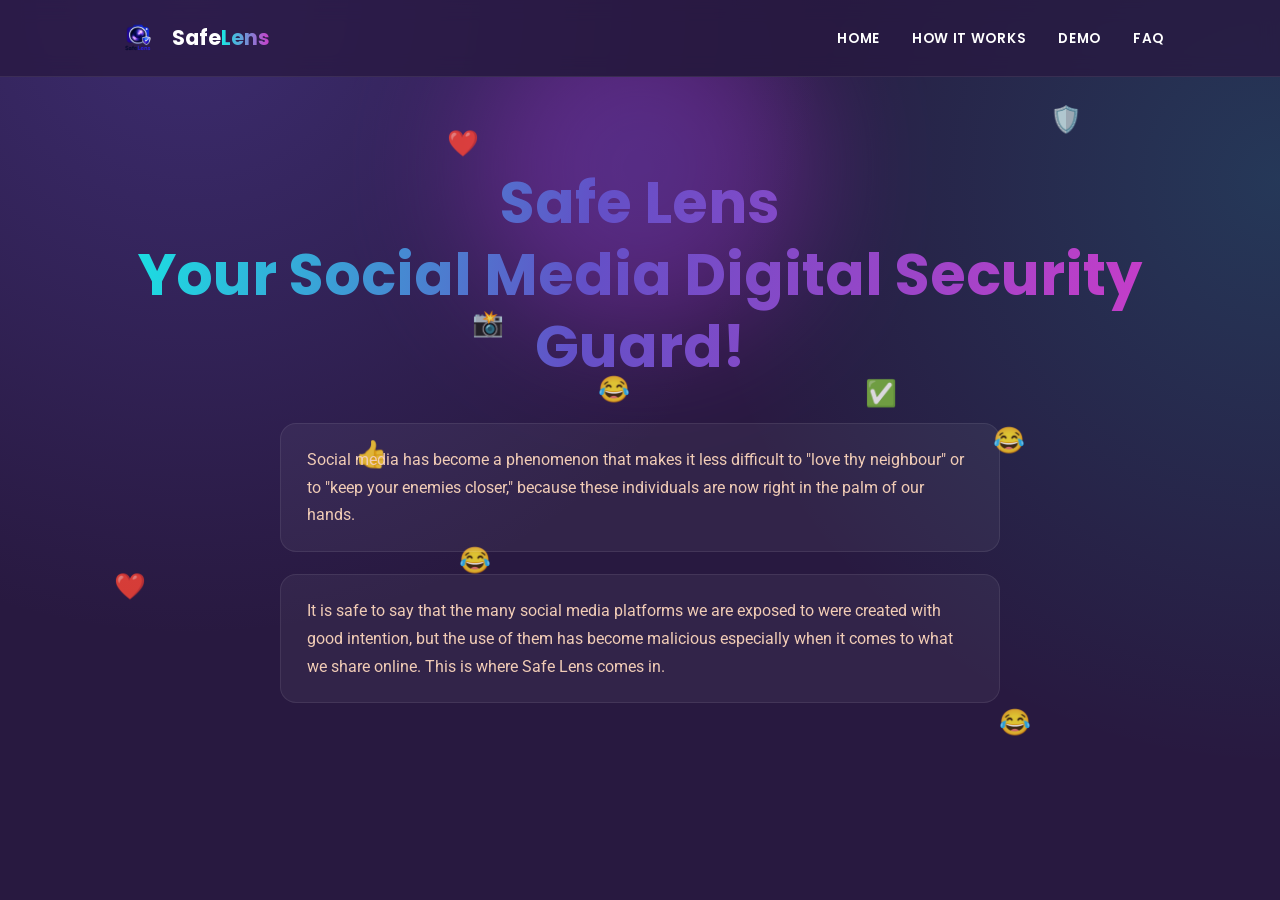
<file: index.html>
<!DOCTYPE html>
<html lang="en">
<head>
    <meta charset="UTF-8">
    <meta http-equiv="X-UA-Compatible" content="IE=edge">
    <meta name="viewport" content="width=device-width, initial-scale=1.0">
    <link rel="icon" type="image/png" href="safe-lens-logo.png">
    <title>Safe Lens - Your Digital Security Guard</title>

    <!-- Google Fonts: Poppins for headings, Roboto for body text -->
    <link rel="preconnect" href="https://fonts.googleapis.com">
    <link rel="preconnect" href="https://fonts.gstatic.com" crossorigin>
    <link href="https://fonts.googleapis.com/css2?family=Poppins:wght@500;600;700;800&family=Roboto:wght@400;500&display=swap" rel="stylesheet">

    <!-- Our stylesheet -->
    <link rel="stylesheet" type="text/css" href="index.css" />
</head>
<body>

    <header class="safe-lens-header">
        <div class="logo-container">
            <a href="index.html" class="logo">
                <img src="safe-lens-logo.png" width="48" height="48" alt="Safe Lens logo">
                <span class="logo-text">Safe<span class="logo-accent">Lens</span></span>
            </a>

            <!-- Hamburger button: only visible on small screens, controlled by index.js -->
            <button class="nav-toggle" id="navToggle" aria-label="Open menu" aria-expanded="false">
                <span></span>
                <span></span>
                <span></span>
            </button>

            <nav class="navigation" id="primaryNav">
                <ul>
                    <li><a href="index.html">HOME</a></li>
                    <li><a href="How it Works.html">HOW IT WORKS</a></li>
                    <li><a href="demo.html">DEMO</a></li>
                    <li><a href="faq.html">FAQ</a></li>
                </ul>
            </nav>
        </div>
    </header>

    <main>
        <section class="hero">
            <!-- This empty div gets filled with floating emoji by index.js -->
            <div class="floaters" id="floaters" aria-hidden="true"></div>

            <h1 class="hero-title">Safe Lens <br>Your Social Media Digital Security Guard!</h1>

            <div class="intro">
                <p>
                    Social media has become a phenomenon that makes it less difficult to "love
                    thy neighbour" or to "keep your enemies closer," because these individuals are now right in the
                    palm of our hands.
                </p>

                <p>
                    It is safe to say that the many social media platforms we are exposed to
                    were created with good intention, but the use of them has become malicious especially when
                    it comes to what we share online. This is where Safe Lens comes in.
                </p>
            </div>
        </section>
    </main>

    <!-- Our JavaScript file, loaded at the end so the page content exists first -->
    <script src="index.js"></script>
</body>
</html>
</file>
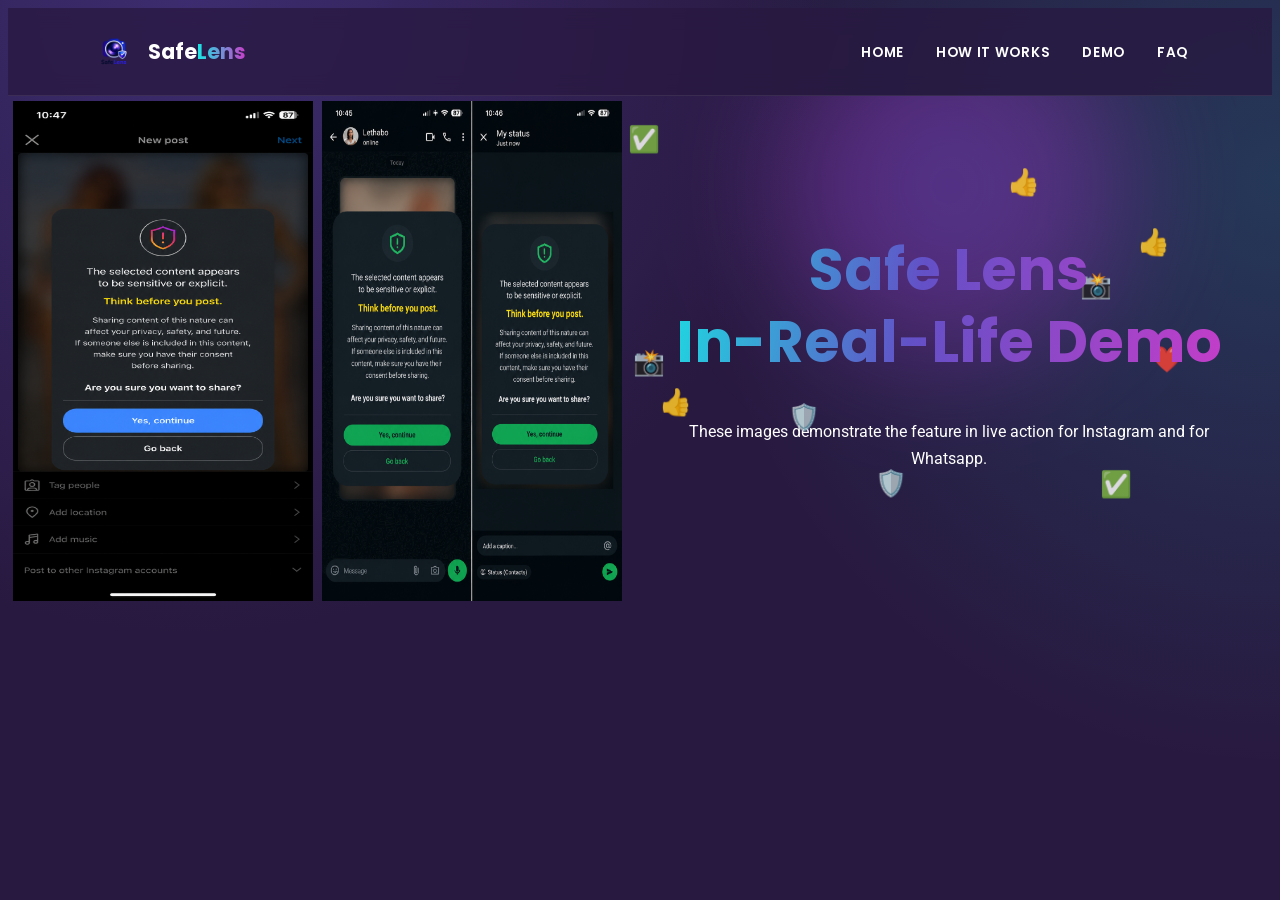
<file: demo.html>
<!DOCTYPE html>
<html lang="en">
<head>
    <meta charset="UTF-8">
    <meta http-equiv="X-UA-Compatible" content="IE=edge">
    <meta name="viewport" content="width=device-width, initial-scale=1.0">
    <link rel="icon" type="image/png" href="safe-lens-logo.png">
    <title>Safe Lens - Your Digital Security Guard</title>

    <!-- Google Fonts: Poppins for headings, Roboto for body text -->
    <link rel="preconnect" href="https://fonts.googleapis.com">
    <link rel="preconnect" href="https://fonts.gstatic.com" crossorigin>
    <link href="https://fonts.googleapis.com/css2?family=Poppins:wght@500;600;700;800&family=Roboto:wght@400;500&display=swap" rel="stylesheet">

    <!-- Our stylesheet -->
    <link rel="stylesheet" type="text/css" href="demo.css" />
</head>
<body>

    <header class="safe-lens-header">
        <div class="logo-container">
            <a href="index.html" class="logo">
                <img src="safe-lens-logo.png" width="48" height="48" alt="Safe Lens logo">
                <span class="logo-text">Safe<span class="logo-accent">Lens</span></span>
            </a>

            <!-- Hamburger button: only visible on small screens, controlled by Demo.js -->
            <button class="nav-toggle" id="navToggle" aria-label="Open menu" aria-expanded="false">
                <span></span>
                <span></span>
                <span></span>
            </button>

            <nav class="navigation" id="primaryNav">
                <ul>
                    <li><a href="index.html">HOME</a></li>
                    <li><a href="How it Works.html">HOW IT WORKS</a></li>
                    <li><a href="demo.html">DEMO</a></li>
                    <li><a href="faq.html">FAQ</a></li>
                </ul>
            </nav>
        </div>
    </header>

    <div class="row">
    <div class="column">
    <img src="instagram-demo.png" alt="Instagram Demo" style="width:300px;height:500px;" class ="center">
  </div>
  <div class="column">
    <img src="wa-demo.png" alt="Whatsapp Demo" style="width:300px;height:500px;" class ="center">
  </div>

    <main>
        <section class="hero">
            <!-- This empty div gets filled with floating emoji by demo.js -->
            <div class="floaters" id="floaters" aria-hidden="true"></div>

            <h1 class="hero-title">Safe Lens <br>In-Real-Life Demo</h1>
            <p>
                These images demonstrate the feature in live action for Instagram and for Whatsapp.
            </p>

    <!-- Our JavaScript file, loaded at the end so the page content exists first -->
    <script src="demo.js"></script>
</file>
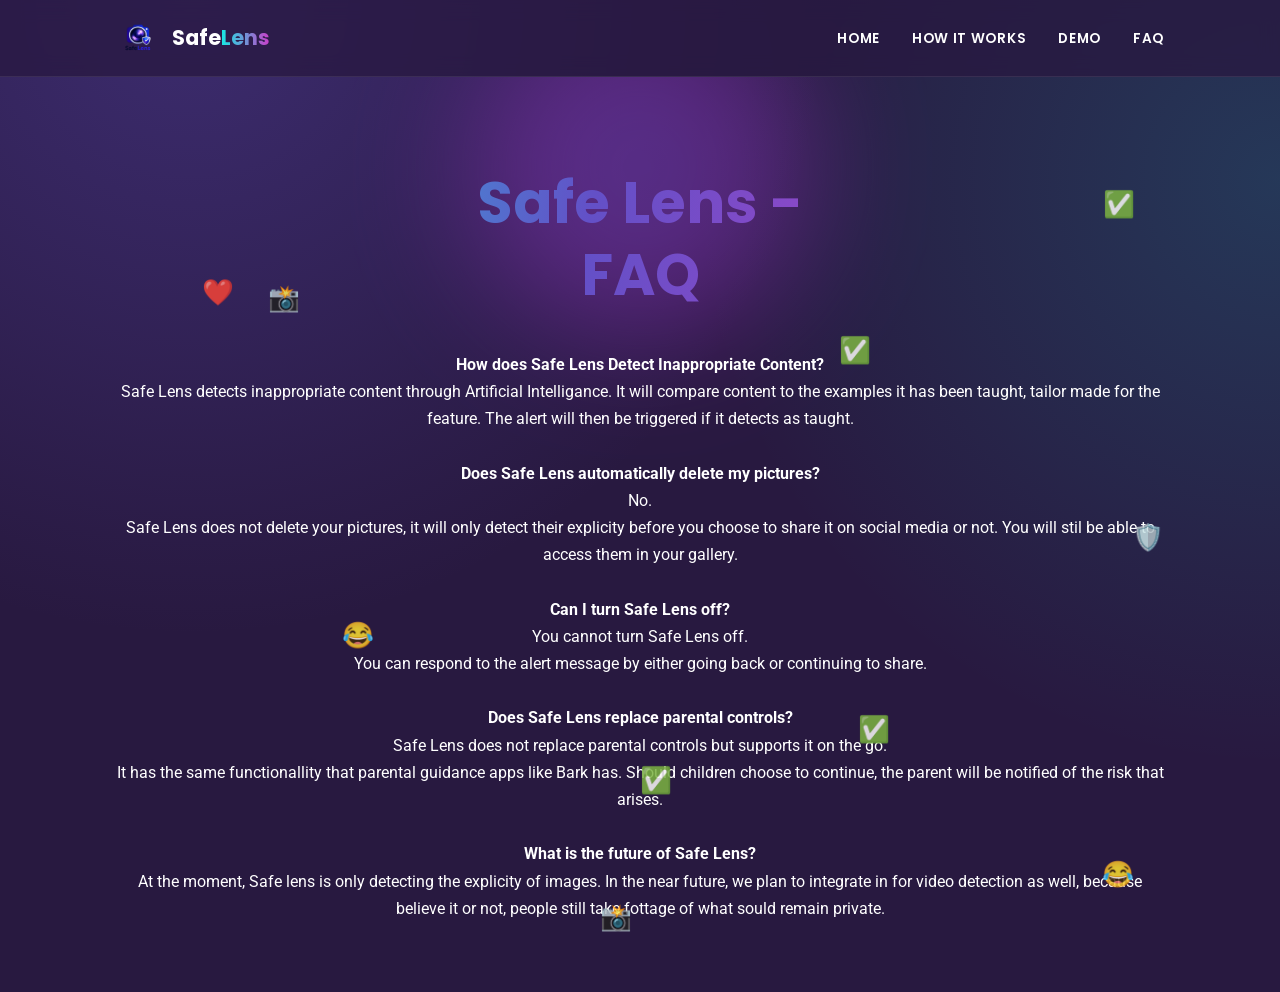
<file: faq.html>
<!DOCTYPE html>
<html lang="en">
<head>
    <meta charset="UTF-8">
    <meta http-equiv="X-UA-Compatible" content="IE=edge">
    <meta name="viewport" content="width=device-width, initial-scale=1.0">
    <link rel="icon" type="image/png" href="safe-lens-logo.png">
    <title>Safe Lens - FAQ</title>

    <!-- Google Fonts: Poppins for headings, Roboto for body text -->
    <link rel="preconnect" href="https://fonts.googleapis.com">
    <link rel="preconnect" href="https://fonts.gstatic.com" crossorigin>
    <link href="https://fonts.googleapis.com/css2?family=Poppins:wght@500;600;700;800&family=Roboto:wght@400;500&display=swap" rel="stylesheet">

    <!-- Our stylesheet -->
    <link rel="stylesheet" type="text/css" href="faq.css" />
</head>
<body>

    <header class="safe-lens-header">
        <div class="logo-container">
            <a href="faq.html" class="logo">
                <img src="safe-lens-logo.png" width="48" height="48" alt="Safe Lens logo">
                <span class="logo-text">Safe<span class="logo-accent">Lens</span></span>
            </a>

            <!-- Hamburger button: only visible on small screens, controlled by faq.js -->
            <button class="nav-toggle" id="navToggle" aria-label="Open menu" aria-expanded="false">
                <span></span>
                <span></span>
                <span></span>
            </button>

            <nav class="navigation" id="primaryNav">
                <ul>
                    <li><a href="index.html">HOME</a></li>
                    <li><a href="How it Works.html">HOW IT WORKS</a></li>
                    <li><a href="demo.html">DEMO</a></li>
                    <li><a href="faq.html">FAQ</a></li>
                </ul>
            </nav>
        </div>
    </header>

    <main>
        <section class="hero">
            <!-- This empty div gets filled with floating emoji by faq.js -->
            <div class="floaters" id="floaters" aria-hidden="true"></div>

            <h1 class="hero-title">Safe Lens - <br>FAQ</h1>

            <b>
                How does Safe Lens Detect Inappropriate Content?
            </b>
            <p>
                Safe Lens detects inappropriate content through Artificial Intelligance. It will compare
                content to the examples it has been taught, tailor made for the feature. The alert will
                then be triggered if it detects as taught.
            </p>
    <br>
    <b>
        Does Safe Lens automatically delete my pictures?
    </b>
    <p>
        No. <br>Safe Lens does not delete your pictures, it will only detect their explicity before you
        choose to share it on social media or not. You will stil be able to access them in your gallery.
    </p>
    <br>
    <b>
        Can I turn Safe Lens off?
    </b>
    <p>
        You cannot turn Safe Lens off. <br>You can respond to the alert message by either going back or continuing 
        to share.
    </p>
    <br>
    <b>
        Does Safe Lens replace parental controls?
    </b>
    <p>
        Safe Lens does not replace parental controls but supports it on the go. <br>It has the same functionallity that
        parental guidance apps like Bark has. Should children choose to continue, the parent will be notified of the risk
        that arises.
    </p>
    <br>
    <b>
        What is the future of Safe Lens?
    </b>
    <p>
        At the moment, Safe lens is only detecting the explicity of images. In the near future, we plan to integrate in for 
        video detection as well, because believe it or not, people still take fottage of what sould remain private.
    </p>
            </div>
        </section>
    </main>

    <!-- Our JavaScript file, loaded at the end so the page content exists first -->
    <script src="faq.js"></script>
</body>
</html>
</file>
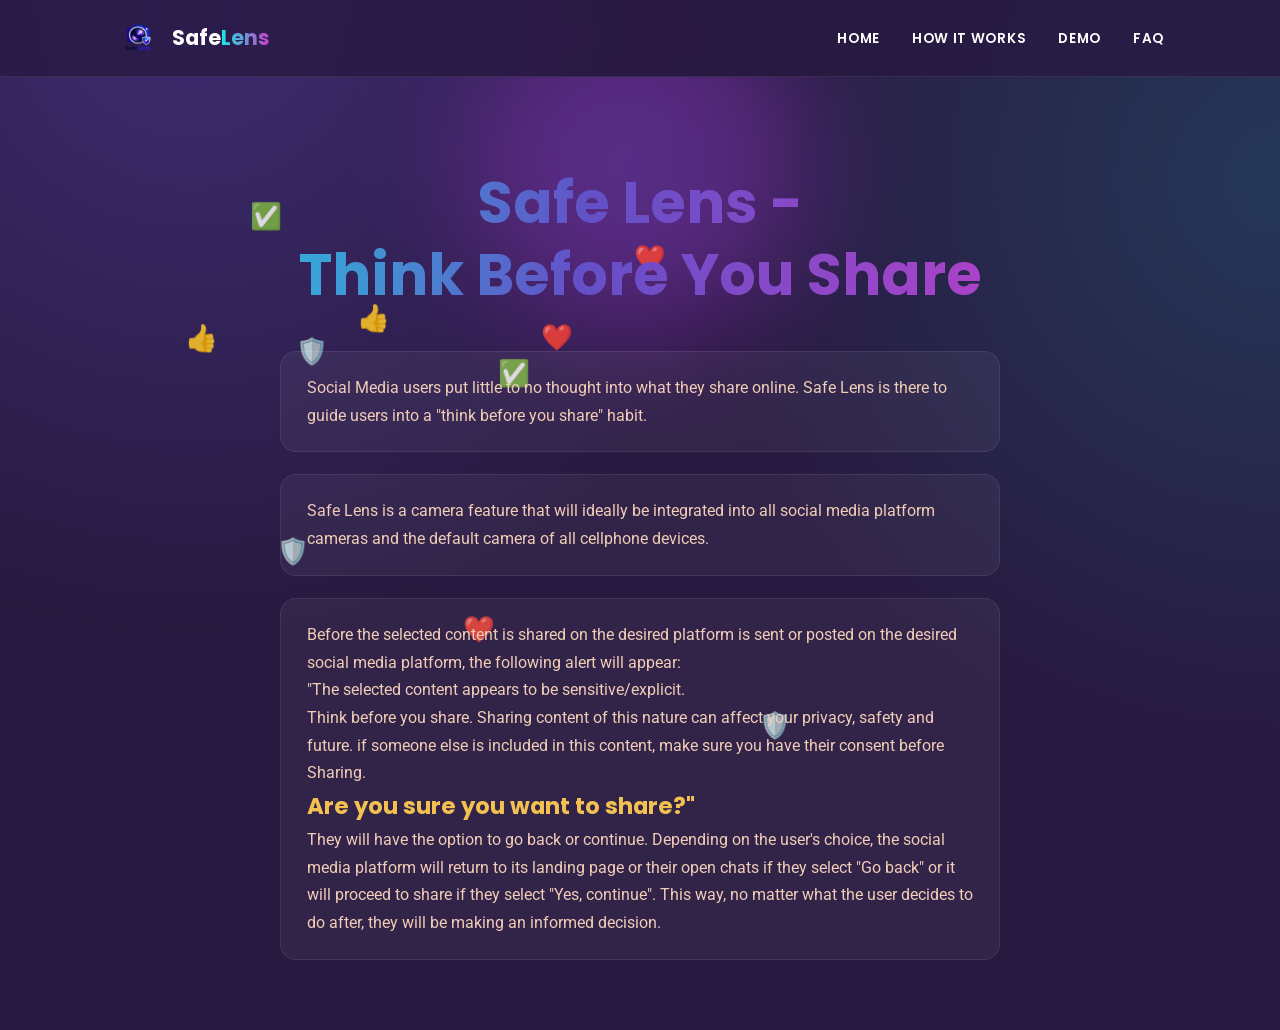
<file: How it Works.html>
<!DOCTYPE html>
<html lang="en">
<head>
    <meta charset="UTF-8">
    <meta http-equiv="X-UA-Compatible" content="IE=edge">
    <meta name="viewport" content="width=device-width, initial-scale=1.0">
    <link rel="icon" type="image/png" href="safe-lens-logo.png">
    <title>Safe Lens - How it works</title>

    <!-- Google Fonts: Poppins for headings, Roboto for body text -->
    <link rel="preconnect" href="https://fonts.googleapis.com">
    <link rel="preconnect" href="https://fonts.gstatic.com" crossorigin>
    <link href="https://fonts.googleapis.com/css2?family=Poppins:wght@500;600;700;800&family=Roboto:wght@400;500&display=swap" rel="stylesheet">

    <!-- Our stylesheet -->
    <link rel="stylesheet" type="text/css" href="how-it-works.css" />
</head>
<body>

    <header class="safe-lens-header">
        <div class="logo-container">
            <a href="index.html" class="logo">
                <img src="safe-lens-logo.png" width="48" height="48" alt="Safe Lens logo">
                <span class="logo-text">Safe<span class="logo-accent">Lens</span></span>
            </a>

            <!-- Hamburger button: only visible on small screens, controlled by how-it-works.js -->
            <button class="nav-toggle" id="navToggle" aria-label="Open menu" aria-expanded="false">
                <span></span>
                <span></span>
                <span></span>
            </button>

            <nav class="navigation" id="primaryNav">
                <ul>
                    <li><a href="index.html">HOME</a></li>
                    <li><a href="How it Works.html">HOW IT WORKS</a></li>
                    <li><a href="demo.html">DEMO</a></li>
                    <li><a href="faq.html">FAQ</a></li>
                </ul>
            </nav>
        </div>
    </header>

    <main>
        <section class="hero">
            <!-- This empty div gets filled with floating emoji by how-it-works.js -->
            <div class="floaters" id="floaters" aria-hidden="true"></div>

            <h1 class="hero-title">Safe Lens - <br>Think Before You Share</h1>

            <div class="intro">
                <p>
                    Social Media users put little to no thought into what they share online. Safe Lens is there to guide users
                    into a "think before you share" habit. 
                </p>

                <p>
                     Safe Lens is a camera feature that will ideally be integrated into all social media platform cameras and the 
                     default camera of all cellphone devices.  
                </p>

                <p>
                    Before the selected content is shared on the desired platform is sent or 
                    posted on the desired social media platform, the following alert will appear: <br>
                    "The selected content appears to be sensitive/explicit. <br> Think before you share.
                    Sharing content of this nature can affect your privacy, safety and future.
                    if someone else is included in this content, make sure you have their consent before Sharing. <br>
                    <b>Are you sure you want to share?"</b>
                    <br>
                    They will have the option to go back or continue.
                    Depending on the user's choice, the social media platform will return to its landing page
                    or their open chats if they select "Go back" or it will proceed to share if they select "Yes, continue".
                    This way, no matter what the user decides to do after, they will be making an informed decision.
                </p>
            </div>
        </section>
    </main>

    <!-- Our JavaScript file, loaded at the end so the page content exists first -->
    <script src="how-it-works.js"></script>
</body>
</html>
</file>
<file: index.css>
:root {
    /* Brand palette (from the Safe Lens style guide) */
    --dark-navy:  #281940; /* main background / dark text */
    --cyan:       #16e9e4; /* bright accent */
    --magenta:    #cb3cc9; /* accent */
    --purple:     #a633ce; /* accent */
    --indigo:     #6350c7; /* accent */
    --mint:       #3fe7b5; /* accent */
    --deep-green: #09966c; /* accent (used sparingly, it's darker) */
    --gold:       #f2c150; /* accent, great for small highlights */
    --peach:      #f1ccb6; /* soft warm neutral */
    --white:      #ffffff;

    /* Fonts */
    --font-heading: 'Poppins', sans-serif;
    --font-body: 'Roboto', sans-serif;

    /* Reused values so spacing stays consistent across the page */
    --max-width: 1100px;
    --radius: 16px;
    --transition: 0.25s ease;
}

* {
    box-sizing: border-box;
    margin: 0;
    padding: 0;
}

html {
    scroll-behavior: smooth; /* smooth scrolling when jumping to #anchors */
}

body {
    font-family: var(--font-body);
    background-color: var(--dark-navy);
    color: var(--white);
    line-height: 1.7;
    /* A soft glow behind the whole page using two radial gradients.
       Think of these like two spotlights of colour, faded out. */
    background-image:
        radial-gradient(circle at 15% 0%, rgba(99, 80, 199, 0.35), transparent 45%),
        radial-gradient(circle at 100% 20%, rgba(22, 233, 228, 0.15), transparent 40%);
    background-attachment: fixed;
    overflow-x: hidden; /* stops the floating emoji from causing a sideways scrollbar */
}

h1, h2, h3 {
    font-family: var(--font-heading);
    font-weight: 700;
}

a {
    text-decoration: none;
    color: inherit;
}

ul {
    list-style: none;
}

img {
    max-width: 100%;
    display: block;
}


.safe-lens-header {
    position: sticky;
    top: 0;
    z-index: 100;
    background-color: rgba(40, 25, 64, 0.75); /* --dark-navy with transparency */
    backdrop-filter: blur(10px);
    -webkit-backdrop-filter: blur(10px);
    border-bottom: 1px solid rgba(255, 255, 255, 0.08);
    transition: box-shadow var(--transition);
}

/* index.js adds this class once the page has been scrolled a bit,
   so the header only shows a shadow once it "earns" it. */
.safe-lens-header.scrolled {
    box-shadow: 0 8px 24px rgba(0, 0, 0, 0.35);
}

.logo-container {
    max-width: var(--max-width);
    margin: 0 auto;
    padding: 14px 24px;
    display: flex;
    align-items: center;
    justify-content: space-between;
    gap: 16px;
}

.logo {
    display: flex;
    align-items: center;
    gap: 10px;
}

.logo-text {
    font-family: var(--font-heading);
    font-weight: 700;
    font-size: 1.3rem;
    color: var(--white);
}

.logo-accent {
    /* Gives just the word "Lens" a gradient fill instead of a flat colour */
    background: linear-gradient(90deg, var(--cyan), var(--magenta));
    -webkit-background-clip: text;
    background-clip: text;
    color: transparent;
}

.navigation ul {
    display: flex;
    gap: 28px;
}

.navigation a {
    font-family: var(--font-heading);
    font-size: 0.85rem;
    font-weight: 600;
    letter-spacing: 0.05em;
    color: var(--white);
    position: relative;
    padding: 6px 2px;
}

/* This creates a little underline that grows from the left on
   hover, using a pseudo-element (::after) instead of an extra
   HTML tag. scaleX(0) means "zero width", and on hover we grow
   it to scaleX(1) with a smooth transition. */
.navigation a::after {
    content: "";
    position: absolute;
    left: 0;
    bottom: -4px;
    width: 100%;
    height: 2px;
    background: linear-gradient(90deg, var(--cyan), var(--mint));
    transform: scaleX(0);
    transform-origin: left;
    transition: transform var(--transition);
}

.navigation a:hover::after,
.navigation a:focus::after {
    transform: scaleX(1);
}

/* The hamburger button is hidden by default (desktop view) and
   only appears on small screens — see the media query near the
   bottom of this file. */
.nav-toggle {
    display: none;
    flex-direction: column;
    justify-content: space-between;
    width: 26px;
    height: 18px;
    background: none;
    border: none;
    cursor: pointer;
}

.nav-toggle span {
    display: block;
    height: 2px;
    width: 100%;
    background-color: var(--white);
    border-radius: 2px;
    transition: transform var(--transition), opacity var(--transition);
}

/* index.js toggles this class when the hamburger is clicked,
   turning the three bars into an "X" shape. */
.nav-toggle.active span:nth-child(1) {
    transform: translateY(8px) rotate(45deg);
}
.nav-toggle.active span:nth-child(2) {
    opacity: 0;
}
.nav-toggle.active span:nth-child(3) {
    transform: translateY(-8px) rotate(-45deg);
}


.hero {
    position: relative; /* so the floating emoji can be positioned inside it */
    max-width: var(--max-width);
    margin: 0 auto;
    padding: 90px 24px 70px;
    text-align: center;
    overflow: hidden;
}

.hero-title {
    font-size: clamp(2.2rem, 5vw, 3.6rem); /* scales smoothly between screen sizes */
    line-height: 1.25;
    margin-bottom: 40px;
    /* The camera-lens gradient from the logo, applied to the text itself */
    background: linear-gradient(100deg, var(--cyan) 0%, var(--indigo) 45%, var(--magenta) 100%);
    -webkit-background-clip: text;
    background-clip: text;
    color: transparent;
    animation: fadeInUp 0.9s ease both;
}

/* A soft glowing "lens" shape sitting behind the title, drawn
   entirely in CSS (no image needed) using layered radial
   gradients + blur, echoing the camera lens in the logo. */
.hero::before {
    content: "";
    position: absolute;
    top: -120px;
    left: 50%;
    width: 420px;
    height: 420px;
    transform: translateX(-50%);
    background: radial-gradient(circle, var(--indigo) 0%, var(--purple) 40%, transparent 70%);
    filter: blur(60px);
    opacity: 0.45;
    z-index: -1;
    animation: pulse 6s ease-in-out infinite;
}

.intro {
    max-width: 720px;
    margin: 0 auto;
    display: flex;
    flex-direction: column;
    gap: 22px;
}

.intro p {
    background: rgba(255, 255, 255, 0.05);
    border: 1px solid rgba(255, 255, 255, 0.08);
    border-radius: var(--radius);
    padding: 22px 26px;
    font-size: 1.02rem;
    color: var(--peach);
    text-align: left;
}

.intro p b {
    color: var(--gold);
    font-size: 1.4em;
    font-family: var(--font-heading);
}

/* Paragraphs start invisible + shifted down. index.js adds the
   "visible" class once they scroll into view, which triggers
   the transition below — a simple, classic "reveal on scroll". */
.reveal {
    opacity: 0;
    transform: translateY(24px);
    transition: opacity 0.7s ease, transform 0.7s ease;
}

.reveal.visible {
    opacity: 1;
    transform: translateY(0);
}


.floaters {
    position: absolute;
    inset: 0; /* shorthand for top/right/bottom/left: 0 */
    pointer-events: none; /* lets clicks pass through to content underneath */
}

.floater {
    position: absolute;
    font-size: 1.6rem;
    opacity: 0.85;
    animation: floatUp linear infinite;
}

@keyframes fadeInUp {
    from {
        opacity: 0;
        transform: translateY(20px);
    }
    to {
        opacity: 1;
        transform: translateY(0);
    }
}

@keyframes pulse {
    0%, 100% { opacity: 0.35; transform: translateX(-50%) scale(1); }
    50%      { opacity: 0.55; transform: translateX(-50%) scale(1.08); }
}

@keyframes floatUp {
    0%   { transform: translateY(0) rotate(0deg); }
    50%  { transform: translateY(-18px) rotate(8deg); }
    100% { transform: translateY(0) rotate(0deg); }
}



@media (max-width: 700px) {
    .nav-toggle {
        display: flex; /* show the hamburger */
    }

    .navigation {
        position: absolute;
        top: 100%;
        left: 0;
        width: 100%;
        background-color: var(--dark-navy);
        border-bottom: 1px solid rgba(255, 255, 255, 0.08);
        max-height: 0;
        overflow: hidden;
        transition: max-height var(--transition);
    }
    

    /* index.js adds "nav-open" to the nav when the hamburger is
       clicked, which lets this menu drop open smoothly. */
    .navigation.nav-open {
        max-height: 300px;
    }

    .navigation ul {
        flex-direction: column;
        gap: 0;
        padding: 8px 24px 16px;
    }

    .navigation a {
        display: block;
        padding: 12px 0;
    }

    .hero {
        padding: 60px 20px 50px;
    }
}
</file>
<file: demo.css>
:root {
    /* Brand palette (from the Safe Lens style guide) */
    --dark-navy:  #281940; /* main background / dark text */
    --cyan:       #16e9e4; /* bright accent */
    --magenta:    #cb3cc9; /* accent */
    --purple:     #a633ce; /* accent */
    --indigo:     #6350c7; /* accent */
    --mint:       #3fe7b5; /* accent */
    --deep-green: #09966c; /* accent (used sparingly, it's darker) */
    --gold:       #f2c150; /* accent, great for small highlights */
    --peach:      #f1ccb6; /* soft warm neutral */
    --white:      #ffffff;

    /* Fonts */
    --font-heading: 'Poppins', sans-serif;
    --font-body: 'Roboto', sans-serif;

    /* Reused values so spacing stays consistent across the page */
    --max-width: 1100px;
    --radius: 16px;
    --transition: 0.25s ease;
}

.center {
  display: block;
  margin-left: auto;
  margin-right: auto;
  width: 50%;
  padding: 5px;
}

.row {
    display:flex;
}

.row::after {
    content: "";
    clear: both;
    display: table;
}

html {
    scroll-behavior: smooth; /* smooth scrolling when jumping to #anchors */
}

body {
    font-family: var(--font-body);
    background-color: var(--dark-navy);
    color: var(--white);
    line-height: 1.7;
    /* A soft glow behind the whole page using two radial gradients.
       Think of these like two spotlights of colour, faded out. */
    background-image:
        radial-gradient(circle at 15% 0%, rgba(99, 80, 199, 0.35), transparent 45%),
        radial-gradient(circle at 100% 20%, rgba(22, 233, 228, 0.15), transparent 40%);
    background-attachment: fixed;
    overflow-x: hidden; /* stops the floating emoji from causing a sideways scrollbar */
}

h1, h2, h3 {
    font-family: var(--font-heading);
    font-weight: 700;
}

a {
    text-decoration: none;
    color: inherit;
}

ul {
    list-style: none;
}

img {
    max-width: 100%;
    display: block;
}

.safe-lens-header {
    position: sticky;
    top: 0;
    z-index: 100;
    background-color: rgba(40, 25, 64, 0.75); /* --dark-navy with transparency */
    backdrop-filter: blur(10px);
    -webkit-backdrop-filter: blur(10px);
    border-bottom: 1px solid rgba(255, 255, 255, 0.08);
    transition: box-shadow var(--transition);
}

/* index.js adds this class once the page has been scrolled a bit,
   so the header only shows a shadow once it "earns" it. */
.safe-lens-header.scrolled {
    box-shadow: 0 8px 24px rgba(0, 0, 0, 0.35);
}

.logo-container {
    max-width: var(--max-width);
    margin: 0 auto;
    padding: 14px 24px;
    display: flex;
    align-items: center;
    justify-content: space-between;
    gap: 16px;
}

.logo {
    display: flex;
    align-items: center;
    gap: 10px;
}

.logo-text {
    font-family: var(--font-heading);
    font-weight: 700;
    font-size: 1.3rem;
    color: var(--white);
}

.logo-accent {
    /* Gives just the word "Lens" a gradient fill instead of a flat colour */
    background: linear-gradient(90deg, var(--cyan), var(--magenta));
    -webkit-background-clip: text;
    background-clip: text;
    color: transparent;
}

.navigation ul {
    display: flex;
    gap: 28px;
}

.navigation a {
    font-family: var(--font-heading);
    font-size: 0.85rem;
    font-weight: 600;
    letter-spacing: 0.05em;
    color: var(--white);
    position: relative;
    padding: 6px 2px;
}


.navigation a::after {
    content: "";
    position: absolute;
    left: 0;
    bottom: -4px;
    width: 100%;
    height: 2px;
    background: linear-gradient(90deg, var(--cyan), var(--mint));
    transform: scaleX(0);
    transform-origin: left;
    transition: transform var(--transition);
}

.navigation a:hover::after,
.navigation a:focus::after {
    transform: scaleX(1);
}


.nav-toggle {
    display: none;
    flex-direction: column;
    justify-content: space-between;
    width: 26px;
    height: 18px;
    background: none;
    border: none;
    cursor: pointer;
}

.nav-toggle span {
    display: block;
    height: 2px;
    width: 100%;
    background-color: var(--white);
    border-radius: 2px;
    transition: transform var(--transition), opacity var(--transition);
}

/* index.js toggles this class when the hamburger is clicked,
   turning the three bars into an "X" shape. */
.nav-toggle.active span:nth-child(1) {
    transform: translateY(8px) rotate(45deg);
}
.nav-toggle.active span:nth-child(2) {
    opacity: 0;
}
.nav-toggle.active span:nth-child(3) {
    transform: translateY(-8px) rotate(-45deg);
}


.hero {
    position: relative; /* so the floating emoji can be positioned inside it */
    max-width: var(--max-width);
    margin: 0 auto;
    padding: 90px 24px 70px;
    text-align: center;
    overflow: hidden;
}

.hero-title {
    font-size: clamp(2.2rem, 5vw, 3.6rem); /* scales smoothly between screen sizes */
    line-height: 1.25;
    margin-bottom: 40px;
    /* The camera-lens gradient from the logo, applied to the text itself */
    background: linear-gradient(100deg, var(--cyan) 0%, var(--indigo) 45%, var(--magenta) 100%);
    -webkit-background-clip: text;
    background-clip: text;
    color: transparent;
    animation: fadeInUp 0.9s ease both;
}


.hero::before {
    content: "";
    position: absolute;
    top: -120px;
    left: 50%;
    width: 420px;
    height: 420px;
    transform: translateX(-50%);
    background: radial-gradient(circle, var(--indigo) 0%, var(--purple) 40%, transparent 70%);
    filter: blur(60px);
    opacity: 0.45;
    z-index: -1;
    animation: pulse 6s ease-in-out infinite;
}

.intro {
    max-width: 720px;
    margin: 0 auto;
    display: flex;
    flex-direction: column;
    gap: 22px;
}

.intro p {
    background: rgba(255, 255, 255, 0.05);
    border: 1px solid rgba(255, 255, 255, 0.08);
    border-radius: var(--radius);
    padding: 22px 26px;
    font-size: 1.02rem;
    color: var(--peach);
    text-align: left;
}

.intro p b {
    color: var(--gold);
    font-size: 1.4em;
    font-family: var(--font-heading);
}

.reveal {
    opacity: 0;
    transform: translateY(24px);
    transition: opacity 0.7s ease, transform 0.7s ease;
}

.reveal.visible {
    opacity: 1;
    transform: translateY(0);
}


.floaters {
    position: absolute;
    inset: 0; /* shorthand for top/right/bottom/left: 0 */
    pointer-events: none; /* lets clicks pass through to content underneath */
}

.floater {
    position: absolute;
    font-size: 1.6rem;
    opacity: 0.85;
    animation: floatUp linear infinite;
}



@keyframes fadeInUp {
    from {
        opacity: 0;
        transform: translateY(20px);
    }
    to {
        opacity: 1;
        transform: translateY(0);
    }
}

@keyframes pulse {
    0%, 100% { opacity: 0.35; transform: translateX(-50%) scale(1); }
    50%      { opacity: 0.55; transform: translateX(-50%) scale(1.08); }
}

@keyframes floatUp {
    0%   { transform: translateY(0) rotate(0deg); }
    50%  { transform: translateY(-18px) rotate(8deg); }
    100% { transform: translateY(0) rotate(0deg); }
}

@media (max-width: 700px) {
    .nav-toggle {
        display: flex; /* show the hamburger */
    }

    .navigation {
        position: absolute;
        top: 100%;
        left: 0;
        width: 100%;
        background-color: var(--dark-navy);
        border-bottom: 1px solid rgba(255, 255, 255, 0.08);
        max-height: 0;
        overflow: hidden;
        transition: max-height var(--transition);
    }

    /* index.js adds "nav-open" to the nav when the hamburger is
       clicked, which lets this menu drop open smoothly. */
    .navigation.nav-open {
        max-height: 300px;
    }

    .navigation ul {
        flex-direction: column;
        gap: 0;
        padding: 8px 24px 16px;
    }

    .navigation a {
        display: block;
        padding: 12px 0;
    }

    .hero {
        padding: 60px 20px 50px;
    }
}
</file>
<file: faq.css>
:root {
    /* Brand palette (from the Safe Lens style guide) */
    --dark-navy:  #281940; /* main background / dark text */
    --cyan:       #16e9e4; /* bright accent */
    --magenta:    #cb3cc9; /* accent */
    --purple:     #a633ce; /* accent */
    --indigo:     #6350c7; /* accent */
    --mint:       #3fe7b5; /* accent */
    --deep-green: #09966c; /* accent (used sparingly, it's darker) */
    --gold:       #f2c150; /* accent, great for small highlights */
    --peach:      #f1ccb6; /* soft warm neutral */
    --white:      #ffffff;

    /* Fonts */
    --font-heading: 'Poppins', sans-serif;
    --font-body: 'Roboto', sans-serif;

    /* Reused values so spacing stays consistent across the page */
    --max-width: 1100px;
    --radius: 16px;
    --transition: 0.25s ease;
}

* {
    box-sizing: border-box;
    margin: 0;
    padding: 0;
}

html {
    scroll-behavior: smooth; /* smooth scrolling when jumping to #anchors */
}

body {
    font-family: var(--font-body);
    background-color: var(--dark-navy);
    color: var(--white);
    line-height: 1.7;
    /* A soft glow behind the whole page using two radial gradients.
       Think of these like two spotlights of colour, faded out. */
    background-image:
        radial-gradient(circle at 15% 0%, rgba(99, 80, 199, 0.35), transparent 45%),
        radial-gradient(circle at 100% 20%, rgba(22, 233, 228, 0.15), transparent 40%);
    background-attachment: fixed;
    overflow-x: hidden; /* stops the floating emoji from causing a sideways scrollbar */
}

h1, h2, h3 {
    font-family: var(--font-heading);
    font-weight: 700;
}

a {
    text-decoration: none;
    color: inherit;
}

ul {
    list-style: none;
}

img {
    max-width: 100%;
    display: block;
}


.safe-lens-header {
    position: sticky;
    top: 0;
    z-index: 100;
    background-color: rgba(40, 25, 64, 0.75); /* --dark-navy with transparency */
    backdrop-filter: blur(10px);
    -webkit-backdrop-filter: blur(10px);
    border-bottom: 1px solid rgba(255, 255, 255, 0.08);
    transition: box-shadow var(--transition);
}

/* index.js adds this class once the page has been scrolled a bit,
   so the header only shows a shadow once it "earns" it. */
.safe-lens-header.scrolled {
    box-shadow: 0 8px 24px rgba(0, 0, 0, 0.35);
}

.logo-container {
    max-width: var(--max-width);
    margin: 0 auto;
    padding: 14px 24px;
    display: flex;
    align-items: center;
    justify-content: space-between;
    gap: 16px;
}

.logo {
    display: flex;
    align-items: center;
    gap: 10px;
}

.logo-text {
    font-family: var(--font-heading);
    font-weight: 700;
    font-size: 1.3rem;
    color: var(--white);
}

.logo-accent {
    /* Gives just the word "Lens" a gradient fill instead of a flat colour */
    background: linear-gradient(90deg, var(--cyan), var(--magenta));
    -webkit-background-clip: text;
    background-clip: text;
    color: transparent;
}

.navigation ul {
    display: flex;
    gap: 28px;
}

.navigation a {
    font-family: var(--font-heading);
    font-size: 0.85rem;
    font-weight: 600;
    letter-spacing: 0.05em;
    color: var(--white);
    position: relative;
    padding: 6px 2px;
}

/* This creates a little underline that grows from the left on
   hover, using a pseudo-element (::after) instead of an extra
   HTML tag. scaleX(0) means "zero width", and on hover we grow
   it to scaleX(1) with a smooth transition. */

.navigation a::after {
    content: "";
    position: absolute;
    left: 0;
    bottom: -4px;
    width: 100%;
    height: 2px;
    background: linear-gradient(90deg, var(--cyan), var(--mint));
    transform: scaleX(0);
    transform-origin: left;
    transition: transform var(--transition);
}

.navigation a:hover::after,
.navigation a:focus::after {
    transform: scaleX(1);
}

/* The hamburger button is hidden by default (desktop view) and
   only appears on small screens — see the media query near the
   bottom of this file. */
.nav-toggle {
    display: none;
    flex-direction: column;
    justify-content: space-between;
    width: 26px;
    height: 18px;
    background: none;
    border: none;
    cursor: pointer;
}

.nav-toggle span {
    display: block;
    height: 2px;
    width: 100%;
    background-color: var(--white);
    border-radius: 2px;
    transition: transform var(--transition), opacity var(--transition);
}

/* index.js toggles this class when the hamburger is clicked,
   turning the three bars into an "X" shape. */
.nav-toggle.active span:nth-child(1) {
    transform: translateY(8px) rotate(45deg);
}
.nav-toggle.active span:nth-child(2) {
    opacity: 0;
}
.nav-toggle.active span:nth-child(3) {
    transform: translateY(-8px) rotate(-45deg);
}


.hero {
    position: relative; /* so the floating emoji can be positioned inside it */
    max-width: var(--max-width);
    margin: 0 auto;
    padding: 90px 24px 70px;
    text-align: center;
    overflow: hidden;
}

.hero-title {
    font-size: clamp(2.2rem, 5vw, 3.6rem); /* scales smoothly between screen sizes */
    line-height: 1.25;
    margin-bottom: 40px;
    /* The camera-lens gradient from the logo, applied to the text itself */
    background: linear-gradient(100deg, var(--cyan) 0%, var(--indigo) 45%, var(--magenta) 100%);
    -webkit-background-clip: text;
    background-clip: text;
    color: transparent;
    animation: fadeInUp 0.9s ease both;
}

/* A soft glowing "lens" shape sitting behind the title, drawn
   entirely in CSS (no image needed) using layered radial
   gradients + blur, echoing the camera lens in the logo. */
.hero::before {
    content: "";
    position: absolute;
    top: -120px;
    left: 50%;
    width: 420px;
    height: 420px;
    transform: translateX(-50%);
    background: radial-gradient(circle, var(--indigo) 0%, var(--purple) 40%, transparent 70%);
    filter: blur(60px);
    opacity: 0.45;
    z-index: -1;
    animation: pulse 6s ease-in-out infinite;
}

.intro {
    max-width: 720px;
    margin: 0 auto;
    display: flex;
    flex-direction: column;
    gap: 22px;
}

.intro p {
    background: rgba(255, 255, 255, 0.05);
    border: 1px solid rgba(255, 255, 255, 0.08);
    border-radius: var(--radius);
    padding: 22px 26px;
    font-size: 1.02rem;
    color: var(--peach);
    text-align: left;
}

.intro p b {
    color: var(--gold);
    font-size: 1.4em;
    font-family: var(--font-heading);
}

/* Paragraphs start invisible + shifted down. index.js adds the
   "visible" class once they scroll into view, which triggers
   the transition below — a simple, classic "reveal on scroll". */
.reveal {
    opacity: 0;
    transform: translateY(24px);
    transition: opacity 0.7s ease, transform 0.7s ease;
}

.reveal.visible {
    opacity: 1;
    transform: translateY(0);
}


.floaters {
    position: absolute;
    inset: 0; /* shorthand for top/right/bottom/left: 0 */
    pointer-events: none; /* lets clicks pass through to content underneath */
}

.floater {
    position: absolute;
    font-size: 1.6rem;
    opacity: 0.85;
    animation: floatUp linear infinite;
}


@keyframes fadeInUp {
    from {
        opacity: 0;
        transform: translateY(20px);
    }
    to {
        opacity: 1;
        transform: translateY(0);
    }
}

@keyframes pulse {
    0%, 100% { opacity: 0.35; transform: translateX(-50%) scale(1); }
    50%      { opacity: 0.55; transform: translateX(-50%) scale(1.08); }
}

@keyframes floatUp {
    0%   { transform: translateY(0) rotate(0deg); }
    50%  { transform: translateY(-18px) rotate(8deg); }
    100% { transform: translateY(0) rotate(0deg); }
}


@media (max-width: 700px) {
    .nav-toggle {
        display: flex; /* show the hamburger */
    }

    .navigation {
        position: absolute;
        top: 100%;
        left: 0;
        width: 100%;
        background-color: var(--dark-navy);
        border-bottom: 1px solid rgba(255, 255, 255, 0.08);
        max-height: 0;
        overflow: hidden;
        transition: max-height var(--transition);
    }

    /* index.js adds "nav-open" to the nav when the hamburger is
       clicked, which lets this menu drop open smoothly. */
    .navigation.nav-open {
        max-height: 300px;
    }

    .navigation ul {
        flex-direction: column;
        gap: 0;
        padding: 8px 24px 16px;
    }

    .navigation a {
        display: block;
        padding: 12px 0;
    }

    .hero {
        padding: 60px 20px 50px;
    }
}
</file>
<file: how-it-works.css>
:root {
    /* Brand palette (from the Safe Lens style guide) */
    --dark-navy:  #281940; /* main background / dark text */
    --cyan:       #16e9e4; /* bright accent */
    --magenta:    #cb3cc9; /* accent */
    --purple:     #a633ce; /* accent */
    --indigo:     #6350c7; /* accent */
    --mint:       #3fe7b5; /* accent */
    --deep-green: #09966c; /* accent (used sparingly, it's darker) */
    --gold:       #f2c150; /* accent, great for small highlights */
    --peach:      #f1ccb6; /* soft warm neutral */
    --white:      #ffffff;

    /* Fonts */
    --font-heading: 'Poppins', sans-serif;
    --font-body: 'Roboto', sans-serif;

    /* Reused values so spacing stays consistent across the page */
    --max-width: 1100px;
    --radius: 16px;
    --transition: 0.25s ease;
}

* {
    box-sizing: border-box;
    margin: 0;
    padding: 0;
}

html {
    scroll-behavior: smooth; /* smooth scrolling when jumping to #anchors */
}

body {
    font-family: var(--font-body);
    background-color: var(--dark-navy);
    color: var(--white);
    line-height: 1.7;
    /* A soft glow behind the whole page using two radial gradients.
       Think of these like two spotlights of colour, faded out. */
    background-image:
        radial-gradient(circle at 15% 0%, rgba(99, 80, 199, 0.35), transparent 45%),
        radial-gradient(circle at 100% 20%, rgba(22, 233, 228, 0.15), transparent 40%);
    background-attachment: fixed;
    overflow-x: hidden; /* stops the floating emoji from causing a sideways scrollbar */
}

h1, h2, h3 {
    font-family: var(--font-heading);
    font-weight: 700;
}

a {
    text-decoration: none;
    color: inherit;
}

ul {
    list-style: none;
}

img {
    max-width: 100%;
    display: block;
}


.safe-lens-header {
    position: sticky;
    top: 0;
    z-index: 100;
    background-color: rgba(40, 25, 64, 0.75); /* --dark-navy with transparency */
    backdrop-filter: blur(10px);
    -webkit-backdrop-filter: blur(10px);
    border-bottom: 1px solid rgba(255, 255, 255, 0.08);
    transition: box-shadow var(--transition);
}

/* index.js adds this class once the page has been scrolled a bit,
   so the header only shows a shadow once it "earns" it. */
.safe-lens-header.scrolled {
    box-shadow: 0 8px 24px rgba(0, 0, 0, 0.35);
}

.logo-container {
    max-width: var(--max-width);
    margin: 0 auto;
    padding: 14px 24px;
    display: flex;
    align-items: center;
    justify-content: space-between;
    gap: 16px;
}

.logo {
    display: flex;
    align-items: center;
    gap: 10px;
}

.logo-text {
    font-family: var(--font-heading);
    font-weight: 700;
    font-size: 1.3rem;
    color: var(--white);
}

.logo-accent {
    /* Gives just the word "Lens" a gradient fill instead of a flat colour */
    background: linear-gradient(90deg, var(--cyan), var(--magenta));
    -webkit-background-clip: text;
    background-clip: text;
    color: transparent;
}

.navigation ul {
    display: flex;
    gap: 28px;
}

.navigation a {
    font-family: var(--font-heading);
    font-size: 0.85rem;
    font-weight: 600;
    letter-spacing: 0.05em;
    color: var(--white);
    position: relative;
    padding: 6px 2px;
}

/* This creates a little underline that grows from the left on
   hover, using a pseudo-element (::after) instead of an extra
   HTML tag. scaleX(0) means "zero width", and on hover we grow
   it to scaleX(1) with a smooth transition. */
.navigation a::after {
    content: "";
    position: absolute;
    left: 0;
    bottom: -4px;
    width: 100%;
    height: 2px;
    background: linear-gradient(90deg, var(--cyan), var(--mint));
    transform: scaleX(0);
    transform-origin: left;
    transition: transform var(--transition);
}

.navigation a:hover::after,
.navigation a:focus::after {
    transform: scaleX(1);
}

/* The hamburger button is hidden by default (desktop view) and
   only appears on small screens — see the media query near the
   bottom of this file. */
.nav-toggle {
    display: none;
    flex-direction: column;
    justify-content: space-between;
    width: 26px;
    height: 18px;
    background: none;
    border: none;
    cursor: pointer;
}

.nav-toggle span {
    display: block;
    height: 2px;
    width: 100%;
    background-color: var(--white);
    border-radius: 2px;
    transition: transform var(--transition), opacity var(--transition);
}

/* index.js toggles this class when the hamburger is clicked,
   turning the three bars into an "X" shape. */
.nav-toggle.active span:nth-child(1) {
    transform: translateY(8px) rotate(45deg);
}
.nav-toggle.active span:nth-child(2) {
    opacity: 0;
}
.nav-toggle.active span:nth-child(3) {
    transform: translateY(-8px) rotate(-45deg);
}


.hero {
    position: relative; /* so the floating emoji can be positioned inside it */
    max-width: var(--max-width);
    margin: 0 auto;
    padding: 90px 24px 70px;
    text-align: center;
    overflow: hidden;
}

.hero-title {
    font-size: clamp(2.2rem, 5vw, 3.6rem); /* scales smoothly between screen sizes */
    line-height: 1.25;
    margin-bottom: 40px;
    /* The camera-lens gradient from the logo, applied to the text itself */
    background: linear-gradient(100deg, var(--cyan) 0%, var(--indigo) 45%, var(--magenta) 100%);
    -webkit-background-clip: text;
    background-clip: text;
    color: transparent;
    animation: fadeInUp 0.9s ease both;
}

/* A soft glowing "lens" shape sitting behind the title, drawn
   entirely in CSS (no image needed) using layered radial
   gradients + blur, echoing the camera lens in the logo. */
.hero::before {
    content: "";
    position: absolute;
    top: -120px;
    left: 50%;
    width: 420px;
    height: 420px;
    transform: translateX(-50%);
    background: radial-gradient(circle, var(--indigo) 0%, var(--purple) 40%, transparent 70%);
    filter: blur(60px);
    opacity: 0.45;
    z-index: -1;
    animation: pulse 6s ease-in-out infinite;
}

.intro {
    max-width: 720px;
    margin: 0 auto;
    display: flex;
    flex-direction: column;
    gap: 22px;
}

.intro p {
    background: rgba(255, 255, 255, 0.05);
    border: 1px solid rgba(255, 255, 255, 0.08);
    border-radius: var(--radius);
    padding: 22px 26px;
    font-size: 1.02rem;
    color: var(--peach);
    text-align: left;
}

.intro p b {
    color: var(--gold);
    font-size: 1.4em;
    font-family: var(--font-heading);
}

/* Paragraphs start invisible + shifted down. index.js adds the
   "visible" class once they scroll into view, which triggers
   the transition below — a simple, classic "reveal on scroll". */
.reveal {
    opacity: 0;
    transform: translateY(24px);
    transition: opacity 0.7s ease, transform 0.7s ease;
}

.reveal.visible {
    opacity: 1;
    transform: translateY(0);
}


.floaters {
    position: absolute;
    inset: 0; /* shorthand for top/right/bottom/left: 0 */
    pointer-events: none; /* lets clicks pass through to content underneath */
}

.floater {
    position: absolute;
    font-size: 1.6rem;
    opacity: 0.85;
    animation: floatUp linear infinite;
}

@keyframes fadeInUp {
    from {
        opacity: 0;
        transform: translateY(20px);
    }
    to {
        opacity: 1;
        transform: translateY(0);
    }
}

@keyframes pulse {
    0%, 100% { opacity: 0.35; transform: translateX(-50%) scale(1); }
    50%      { opacity: 0.55; transform: translateX(-50%) scale(1.08); }
}

@keyframes floatUp {
    0%   { transform: translateY(0) rotate(0deg); }
    50%  { transform: translateY(-18px) rotate(8deg); }
    100% { transform: translateY(0) rotate(0deg); }
}



@media (max-width: 700px) {
    .nav-toggle {
        display: flex; /* show the hamburger */
    }

    .navigation {
        position: absolute;
        top: 100%;
        left: 0;
        width: 100%;
        background-color: var(--dark-navy);
        border-bottom: 1px solid rgba(255, 255, 255, 0.08);
        max-height: 0;
        overflow: hidden;
        transition: max-height var(--transition);
    }
    

    /* index.js adds "nav-open" to the nav when the hamburger is
       clicked, which lets this menu drop open smoothly. */
    .navigation.nav-open {
        max-height: 300px;
    }

    .navigation ul {
        flex-direction: column;
        gap: 0;
        padding: 8px 24px 16px;
    }

    .navigation a {
        display: block;
        padding: 12px 0;
    }

    .hero {
        padding: 60px 20px 50px;
    }
}
</file>
